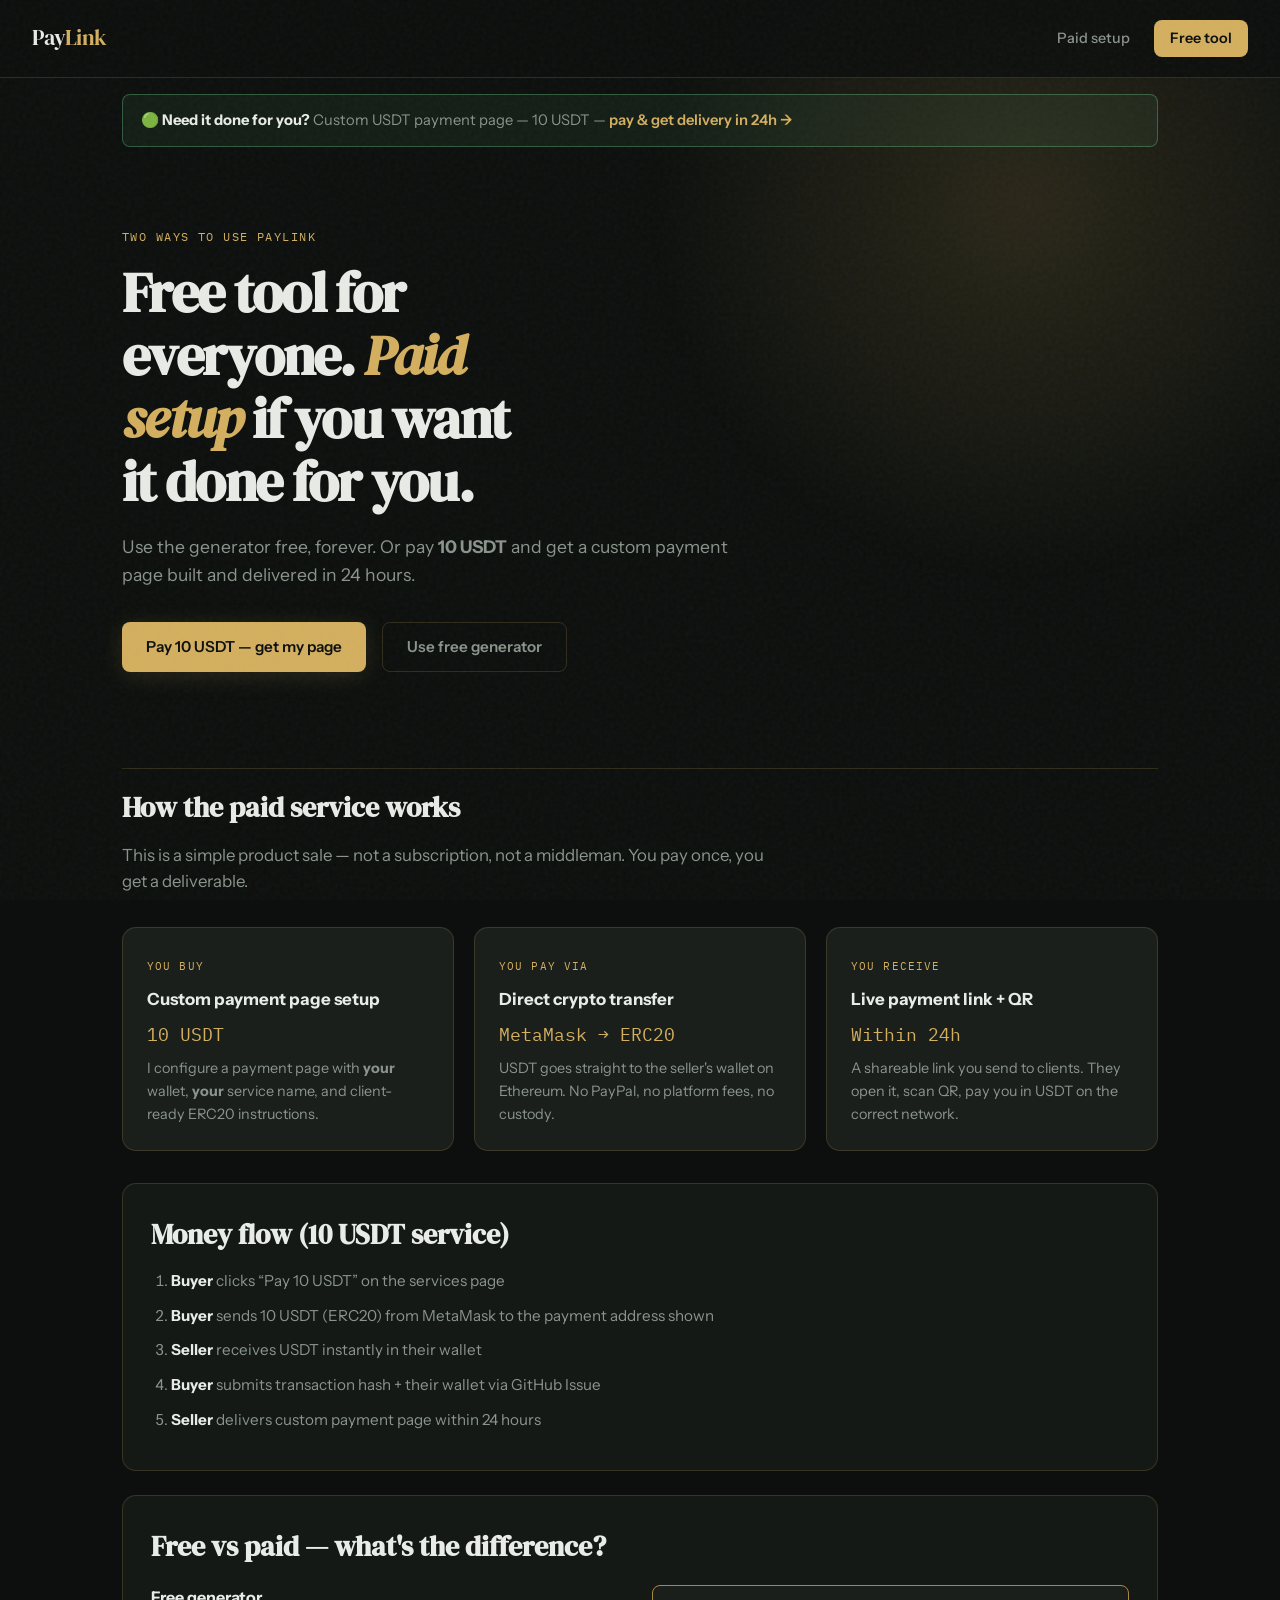
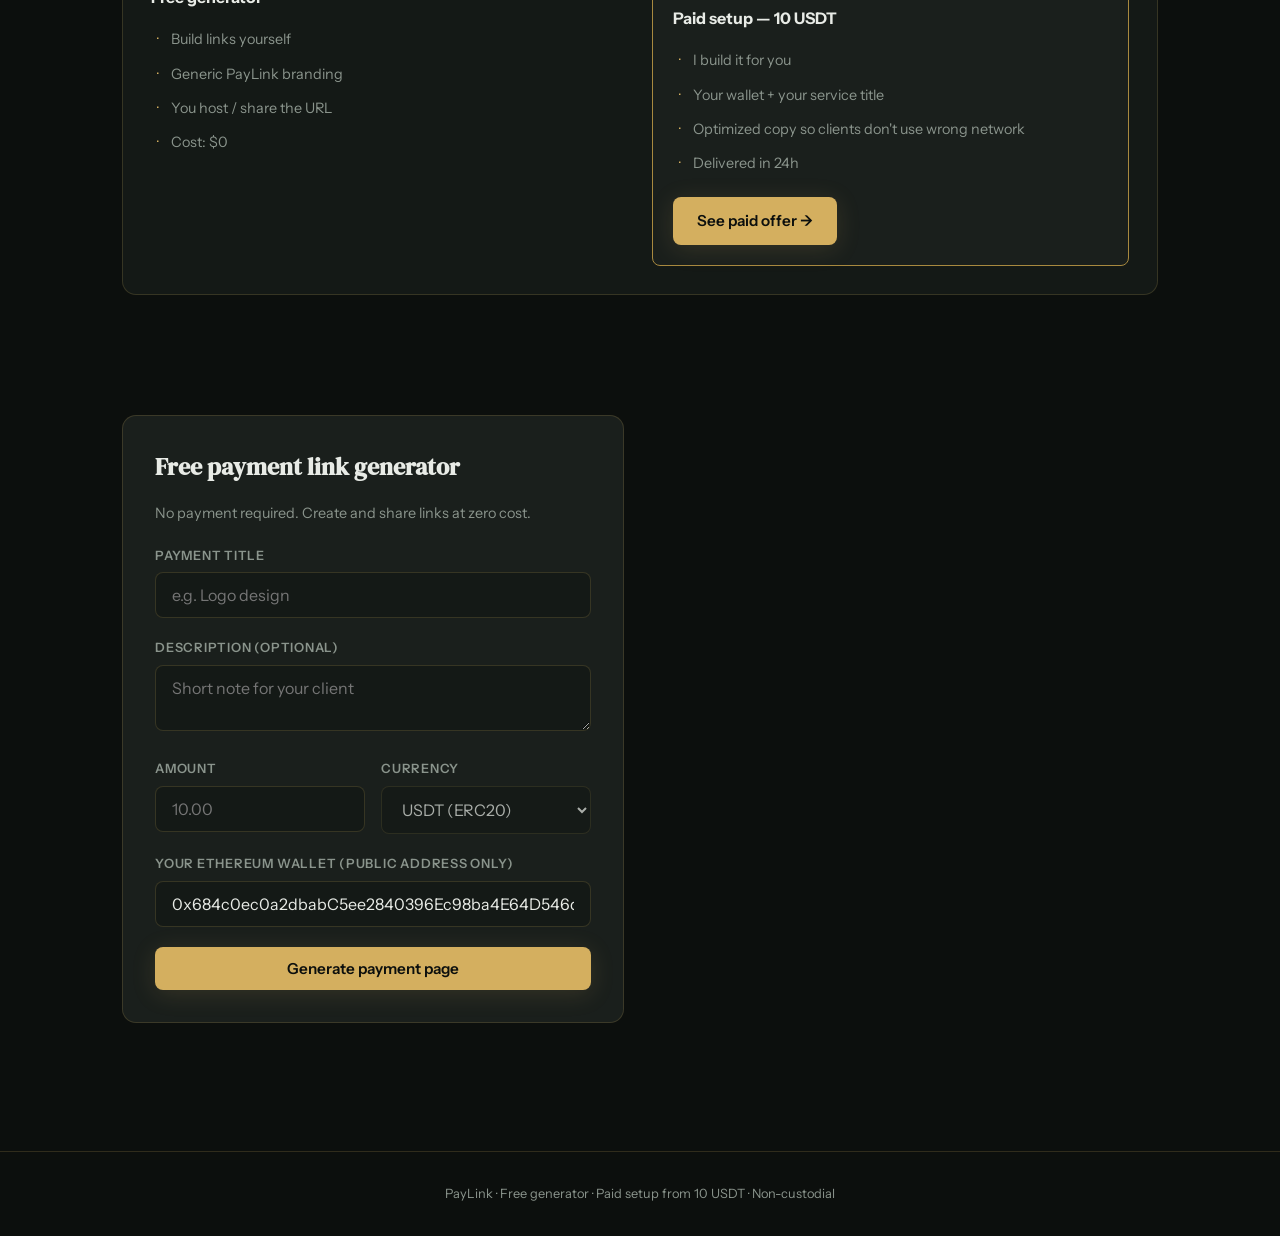
<file: index.html>
<!DOCTYPE html>
<html lang="en">
<head>
  <meta charset="UTF-8">
  <meta name="viewport" content="width=device-width, initial-scale=1.0">
  <title>PayLink — Free USDT links + paid setup from 10 USDT</title>
  <meta name="description" content="Free USDT payment link generator. Or pay 10 USDT for a done-for-you custom payment page in 24h.">
  <meta property="og:title" content="PayLink — Get paid in USDT">
  <meta property="og:description" content="Free tool + paid setup service. 10 USDT for a custom payment page.">
  <meta name="twitter:card" content="summary">
  <link rel="preconnect" href="https://fonts.googleapis.com">
  <link rel="preconnect" href="https://fonts.gstatic.com" crossorigin>
  <link href="https://fonts.googleapis.com/css2?family=DM+Serif+Display:ital@0;1&family=IBM+Plex+Mono:wght@400;500;600&family=Instrument+Sans:wght@400;500;600;700&display=swap" rel="stylesheet">
  <link rel="stylesheet" href="styles.css">
  <script src="config.js"></script>
</head>
<body>
  <div class="grain"></div>

  <header class="site-header">
    <a href="index.html" class="logo">Pay<span>Link</span></a>
    <nav>
      <a href="services.html">Paid setup</a>
      <a href="#generator" class="nav-cta">Free tool</a>
    </nav>
  </header>

  <main>
    <aside class="urgency-bar">
      <p>🟢 <strong>Need it done for you?</strong> Custom USDT payment page — 10 USDT — <a href="services.html">pay & get delivery in 24h →</a></p>
    </aside>

    <section class="hero">
      <p class="eyebrow">Two ways to use PayLink</p>
      <h1>Free tool for everyone. <em>Paid setup</em> if you want it done for you.</h1>
      <p class="hero-sub">Use the generator free, forever. Or pay <strong>10 USDT</strong> and get a custom payment page built and delivered in 24 hours.</p>
      <div class="hero-actions">
        <a id="offer-pay" class="btn btn-primary" href="services.html">Pay 10 USDT — get my page</a>
        <a href="#generator" class="btn btn-ghost">Use free generator</a>
      </div>
    </section>

    <section class="money-model">
      <h2>How the paid service works</h2>
      <p class="section-lead">This is a simple product sale — not a subscription, not a middleman. You pay once, you get a deliverable.</p>

      <div class="model-grid">
        <article class="model-card">
          <span class="model-step">You buy</span>
          <h3>Custom payment page setup</h3>
          <p class="model-price">10 USDT</p>
          <p>I configure a payment page with <strong>your</strong> wallet, <strong>your</strong> service name, and client-ready ERC20 instructions.</p>
        </article>
        <article class="model-card">
          <span class="model-step">You pay via</span>
          <h3>Direct crypto transfer</h3>
          <p class="model-price">MetaMask → ERC20</p>
          <p>USDT goes straight to the seller's wallet on Ethereum. No PayPal, no platform fees, no custody.</p>
        </article>
        <article class="model-card">
          <span class="model-step">You receive</span>
          <h3>Live payment link + QR</h3>
          <p class="model-price">Within 24h</p>
          <p>A shareable link you send to clients. They open it, scan QR, pay you in USDT on the correct network.</p>
        </article>
      </div>

      <div class="flow-box">
        <h3>Money flow (10 USDT service)</h3>
        <ol class="flow-list">
          <li><strong>Buyer</strong> clicks “Pay 10 USDT” on the services page</li>
          <li><strong>Buyer</strong> sends 10 USDT (ERC20) from MetaMask to the payment address shown</li>
          <li><strong>Seller</strong> receives USDT instantly in their wallet</li>
          <li><strong>Buyer</strong> submits transaction hash + their wallet via GitHub Issue</li>
          <li><strong>Seller</strong> delivers custom payment page within 24 hours</li>
        </ol>
      </div>

      <div class="compare-box">
        <h3>Free vs paid — what's the difference?</h3>
        <div class="compare-grid">
          <div>
            <h4>Free generator</h4>
            <ul>
              <li>Build links yourself</li>
              <li>Generic PayLink branding</li>
              <li>You host / share the URL</li>
              <li>Cost: $0</li>
            </ul>
          </div>
          <div class="compare-paid">
            <h4>Paid setup — 10 USDT</h4>
            <ul>
              <li>I build it for you</li>
              <li>Your wallet + your service title</li>
              <li>Optimized copy so clients don't use wrong network</li>
              <li>Delivered in 24h</li>
            </ul>
            <a href="services.html" class="btn btn-primary">See paid offer →</a>
          </div>
        </div>
      </div>
    </section>

    <section id="generator" class="generator">
      <div class="generator-card">
        <h2>Free payment link generator</h2>
        <p class="generator-note">No payment required. Create and share links at zero cost.</p>
        <form id="payment-form">
          <label>
            <span>Payment title</span>
            <input type="text" id="title" placeholder="e.g. Logo design" maxlength="80" required>
          </label>
          <label>
            <span>Description (optional)</span>
            <textarea id="description" rows="2" placeholder="Short note for your client" maxlength="200"></textarea>
          </label>
          <div class="form-row">
            <label>
              <span>Amount</span>
              <input type="number" id="amount" min="0.01" step="0.01" placeholder="10.00" required>
            </label>
            <label>
              <span>Currency</span>
              <select id="currency" disabled>
                <option value="USDT">USDT (ERC20)</option>
              </select>
            </label>
          </div>
          <label>
            <span>Your Ethereum wallet (public address only)</span>
            <input type="text" id="address" pattern="^0x[a-fA-F0-9]{40}$" placeholder="0x..." required>
          </label>
          <button type="submit" class="btn btn-primary btn-full">Generate payment page</button>
        </form>
      </div>

      <div id="result" class="result hidden">
        <p class="result-label">Your link is ready</p>
        <div class="result-url">
          <input type="text" id="share-url" readonly>
          <button type="button" id="copy-link" class="btn btn-secondary">Copy</button>
        </div>
        <a id="preview-link" href="#" target="_blank" class="btn btn-ghost">Open preview →</a>
      </div>
    </section>
  </main>

  <footer class="site-footer">
    <p>PayLink · Free generator · Paid setup from 10 USDT · Non-custodial</p>
  </footer>

  <script src="app.js"></script>
</body>
</html>
</file>
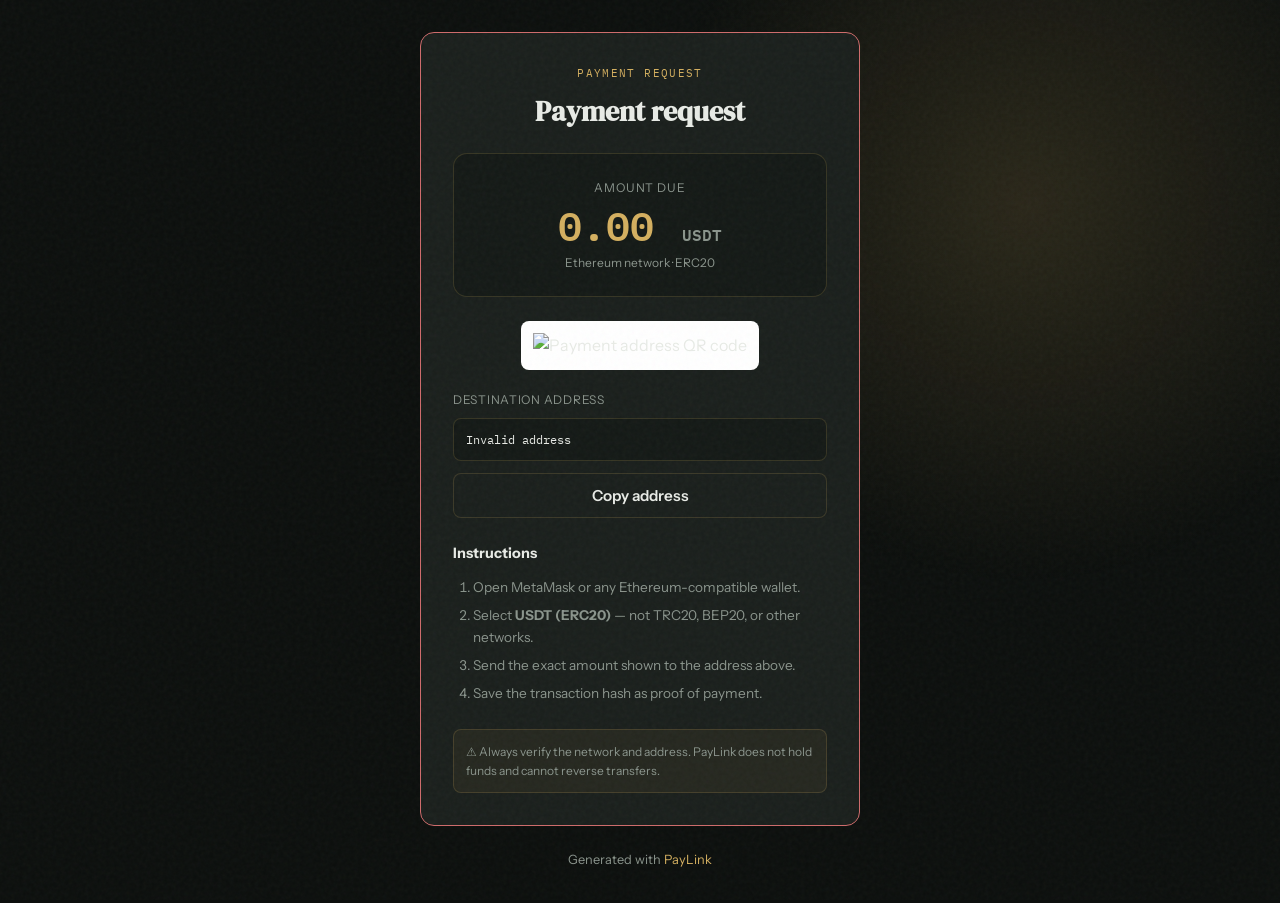
<file: pay.html>
<!DOCTYPE html>
<html lang="en">
<head>
  <meta charset="UTF-8">
  <meta name="viewport" content="width=device-width, initial-scale=1.0">
  <title>Payment request — PayLink</title>
  <link rel="preconnect" href="https://fonts.googleapis.com">
  <link rel="preconnect" href="https://fonts.gstatic.com" crossorigin>
  <link href="https://fonts.googleapis.com/css2?family=DM+Serif+Display&family=IBM+Plex+Mono:wght@400;500;600&family=Instrument+Sans:wght@400;500;600;700&display=swap" rel="stylesheet">
  <link rel="stylesheet" href="styles.css">
</head>
<body class="pay-page">
  <div class="grain"></div>

  <main class="pay-main">
    <div id="pay-card" class="pay-card">
      <p class="pay-badge">Payment request</p>
      <h1 id="pay-title">Loading…</h1>
      <p id="pay-description" class="pay-description hidden"></p>

      <div class="pay-amount-block">
        <span class="pay-amount-label">Amount due</span>
        <div class="pay-amount">
          <span id="pay-amount">—</span>
          <span class="pay-currency">USDT</span>
        </div>
        <span class="pay-network">Ethereum network · ERC20</span>
      </div>

      <div class="qr-wrap">
        <img id="qr-code" alt="Payment address QR code" width="200" height="200">
      </div>

      <div class="address-block">
        <span>Destination address</span>
        <code id="pay-address">—</code>
        <button type="button" id="copy-address" class="btn btn-secondary btn-full">Copy address</button>
      </div>

      <div class="pay-steps">
        <h2>Instructions</h2>
        <ol>
          <li>Open MetaMask or any Ethereum-compatible wallet.</li>
          <li>Select <strong>USDT (ERC20)</strong> — not TRC20, BEP20, or other networks.</li>
          <li>Send the exact amount shown to the address above.</li>
          <li>Save the transaction hash as proof of payment.</li>
        </ol>
      </div>

      <p class="pay-warning">⚠ Always verify the network and address. PayLink does not hold funds and cannot reverse transfers.</p>
    </div>

    <p class="pay-footer">Generated with <a href="index.html">PayLink</a></p>
  </main>

  <script src="pay.js"></script>
</body>
</html>
</file>
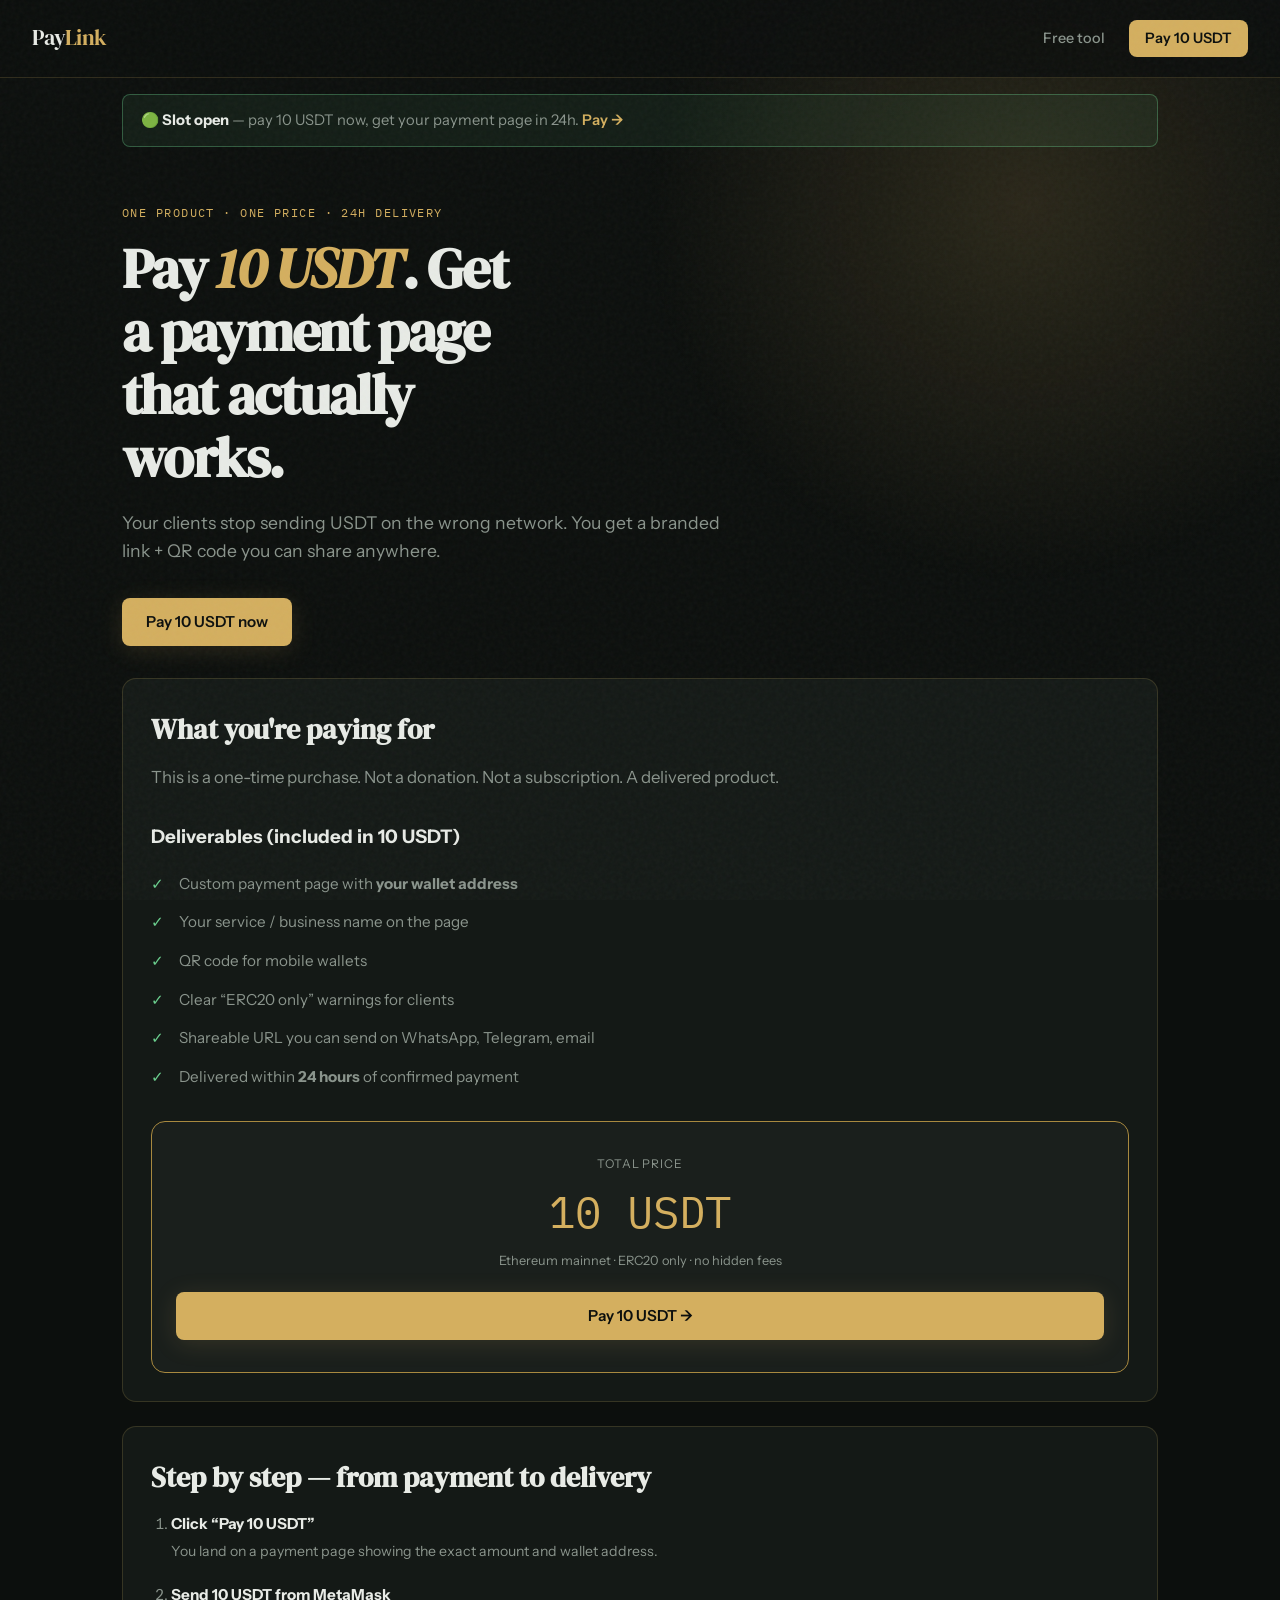
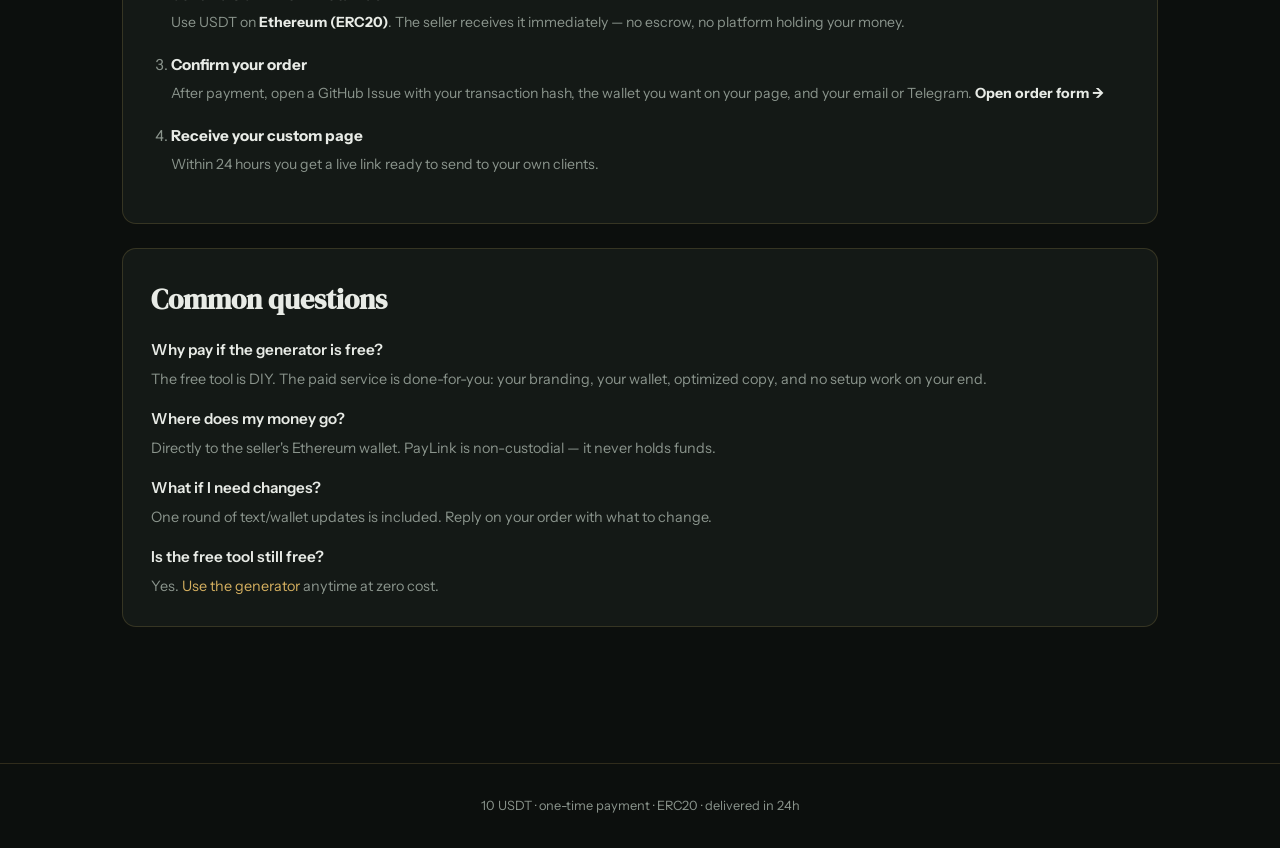
<file: services.html>
<!DOCTYPE html>
<html lang="en">
<head>
  <meta charset="UTF-8">
  <meta name="viewport" content="width=device-width, initial-scale=1.0">
  <title>Pay 10 USDT — Custom USDT Payment Page | PayLink</title>
  <meta name="description" content="Pay 10 USDT for a custom USDT payment page. Delivered in 24h. Direct wallet payment, no middleman.">
  <link rel="preconnect" href="https://fonts.googleapis.com">
  <link rel="preconnect" href="https://fonts.gstatic.com" crossorigin>
  <link href="https://fonts.googleapis.com/css2?family=DM+Serif+Display:ital@0;1&family=IBM+Plex+Mono:wght@400;500;600&family=Instrument+Sans:wght@400;500;600;700&display=swap" rel="stylesheet">
  <link rel="stylesheet" href="styles.css">
</head>
<body>
  <div class="grain"></div>

  <header class="site-header">
    <a href="index.html" class="logo">Pay<span>Link</span></a>
    <nav>
      <a href="index.html">Free tool</a>
      <a id="sticky-pay" class="nav-cta" href="pay.html?t=Custom+USDT+payment+page&a=10&w=0x684c0ec0a2dbabC5ee2840396Ec98ba4E64D546d">Pay 10 USDT</a>
    </nav>
  </header>

  <main>
    <div class="urgency-bar">
      <p>🟢 <strong>Slot open</strong> — pay 10 USDT now, get your payment page in 24h. <a href="pay.html?t=Custom+USDT+payment+page&a=10&w=0x684c0ec0a2dbabC5ee2840396Ec98ba4E64D546d">Pay →</a></p>
    </div>

    <section class="hero hero-compact">
      <p class="eyebrow">One product · One price · 24h delivery</p>
      <h1>Pay <em>10 USDT</em>. Get a payment page that actually works.</h1>
      <p class="hero-sub">Your clients stop sending USDT on the wrong network. You get a branded link + QR code you can share anywhere.</p>
      <a id="hero-pay" class="btn btn-primary" href="pay.html?t=Custom+USDT+payment+page&a=10&w=0x684c0ec0a2dbabC5ee2840396Ec98ba4E64D546d">Pay 10 USDT now</a>
    </section>

    <section class="offer-detail">
      <div class="offer-box">
        <h2>What you're paying for</h2>
        <p class="section-lead">This is a one-time purchase. Not a donation. Not a subscription. A delivered product.</p>

        <div class="deliverables">
          <h3>Deliverables (included in 10 USDT)</h3>
          <ul class="check-list">
            <li>Custom payment page with <strong>your wallet address</strong></li>
            <li>Your service / business name on the page</li>
            <li>QR code for mobile wallets</li>
            <li>Clear “ERC20 only” warnings for clients</li>
            <li>Shareable URL you can send on WhatsApp, Telegram, email</li>
            <li>Delivered within <strong>24 hours</strong> of confirmed payment</li>
          </ul>
        </div>

        <div class="price-box">
          <span class="price-label">Total price</span>
          <span class="price-amount">10 USDT</span>
          <span class="price-note">Ethereum mainnet · ERC20 only · no hidden fees</span>
          <a id="pay-service-1" class="btn btn-primary btn-full" href="pay.html?t=Custom+USDT+payment+page&a=10&w=0x684c0ec0a2dbabC5ee2840396Ec98ba4E64D546d">Pay 10 USDT →</a>
        </div>
      </div>

      <div class="flow-box">
        <h3>Step by step — from payment to delivery</h3>
        <ol class="flow-list numbered-detail">
          <li>
            <strong>Click “Pay 10 USDT”</strong>
            <span>You land on a payment page showing the exact amount and wallet address.</span>
          </li>
          <li>
            <strong>Send 10 USDT from MetaMask</strong>
            <span>Use USDT on <strong>Ethereum (ERC20)</strong>. The seller receives it immediately — no escrow, no platform holding your money.</span>
          </li>
          <li>
            <strong>Confirm your order</strong>
            <span id="contact-note" class="contact-inline"></span>
          </li>
          <li>
            <strong>Receive your custom page</strong>
            <span>Within 24 hours you get a live link ready to send to your own clients.</span>
          </li>
        </ol>
      </div>

      <div class="faq-box">
        <h3>Common questions</h3>
        <dl class="faq-list">
          <dt>Why pay if the generator is free?</dt>
          <dd>The free tool is DIY. The paid service is done-for-you: your branding, your wallet, optimized copy, and no setup work on your end.</dd>
          <dt>Where does my money go?</dt>
          <dd>Directly to the seller's Ethereum wallet. PayLink is non-custodial — it never holds funds.</dd>
          <dt>What if I need changes?</dt>
          <dd>One round of text/wallet updates is included. Reply on your order with what to change.</dd>
          <dt>Is the free tool still free?</dt>
          <dd>Yes. <a href="index.html#generator">Use the generator</a> anytime at zero cost.</dd>
        </dl>
      </div>
    </section>
  </main>

  <footer class="site-footer">
    <p>10 USDT · one-time payment · ERC20 · delivered in 24h</p>
  </footer>

  <script src="config.js"></script>
  <script src="services.js"></script>
</body>
</html>
</file>
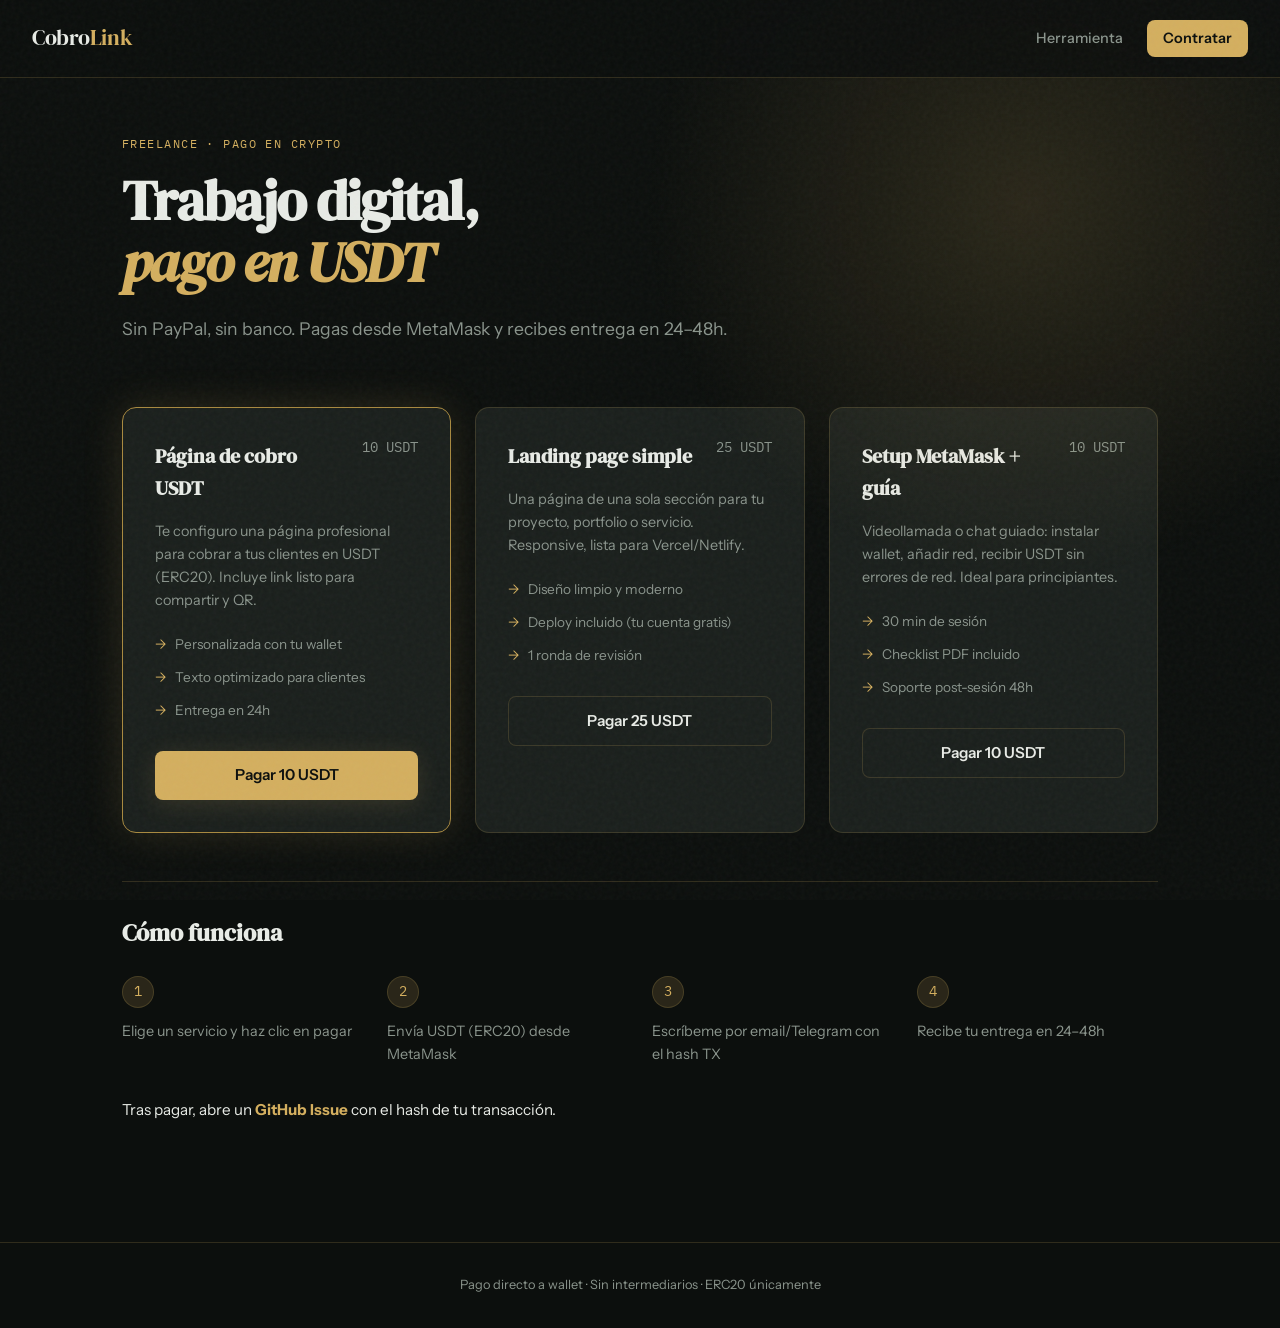
<file: servicios.html>
<!DOCTYPE html>
<html lang="es">
<head>
  <meta charset="UTF-8">
  <meta name="viewport" content="width=device-width, initial-scale=1.0">
  <title>Servicios — Cobro en USDT</title>
  <meta name="description" content="Micro-servicios digitales pagados en USDT (ERC20). Desde 10 USDT.">
  <link rel="preconnect" href="https://fonts.googleapis.com">
  <link rel="preconnect" href="https://fonts.gstatic.com" crossorigin>
  <link href="https://fonts.googleapis.com/css2?family=DM+Serif+Display:ital@0;1&family=IBM+Plex+Mono:wght@400;500;600&family=Instrument+Sans:wght@400;500;600;700&display=swap" rel="stylesheet">
  <link rel="stylesheet" href="styles.css">
</head>
<body>
  <div class="grain"></div>

  <header class="site-header">
    <a href="index.html" class="logo">Cobro<span>Link</span></a>
    <nav>
      <a href="index.html">Herramienta</a>
      <a href="#servicios" class="nav-cta">Contratar</a>
    </nav>
  </header>

  <main>
    <section class="hero hero-compact">
      <p class="eyebrow">Freelance · Pago en crypto</p>
      <h1>Trabajo digital, <em>pago en USDT</em></h1>
      <p class="hero-sub">Sin PayPal, sin banco. Pagas desde MetaMask y recibes entrega en 24–48h.</p>
    </section>

    <section id="servicios" class="services">
      <article class="service-card featured">
        <div class="service-header">
          <h2>Página de cobro USDT</h2>
          <p class="service-price">10 <small>USDT</small></p>
        </div>
        <p>Te configuro una página profesional para cobrar a tus clientes en USDT (ERC20). Incluye link listo para compartir y QR.</p>
        <ul>
          <li>Personalizada con tu wallet</li>
          <li>Texto optimizado para clientes</li>
          <li>Entrega en 24h</li>
        </ul>
        <a id="pay-service-1" class="btn btn-primary btn-full" href="#">Pagar 10 USDT</a>
      </article>

      <article class="service-card">
        <div class="service-header">
          <h2>Landing page simple</h2>
          <p class="service-price">25 <small>USDT</small></p>
        </div>
        <p>Una página de una sola sección para tu proyecto, portfolio o servicio. Responsive, lista para Vercel/Netlify.</p>
        <ul>
          <li>Diseño limpio y moderno</li>
          <li>Deploy incluido (tu cuenta gratis)</li>
          <li>1 ronda de revisión</li>
        </ul>
        <a id="pay-service-2" class="btn btn-secondary btn-full" href="#">Pagar 25 USDT</a>
      </article>

      <article class="service-card">
        <div class="service-header">
          <h2>Setup MetaMask + guía</h2>
          <p class="service-price">10 <small>USDT</small></p>
        </div>
        <p>Videollamada o chat guiado: instalar wallet, añadir red, recibir USDT sin errores de red. Ideal para principiantes.</p>
        <ul>
          <li>30 min de sesión</li>
          <li>Checklist PDF incluido</li>
          <li>Soporte post-sesión 48h</li>
        </ul>
        <a id="pay-service-3" class="btn btn-secondary btn-full" href="#">Pagar 10 USDT</a>
      </article>
    </section>

    <section class="how-it-works">
      <h2>Cómo funciona</h2>
      <div class="steps-row">
        <div><span>1</span><p>Elige un servicio y haz clic en pagar</p></div>
        <div><span>2</span><p>Envía USDT (ERC20) desde MetaMask</p></div>
        <div><span>3</span><p>Escríbeme por email/Telegram con el hash TX</p></div>
        <div><span>4</span><p>Recibe tu entrega en 24–48h</p></div>
      </div>
      <p class="contact-note">Tras pagar, abre un <a id="contact-github" href="#" target="_blank" rel="noopener"><strong>GitHub Issue</strong></a> con el hash de tu transacción.</p>
    </section>
  </main>

  <footer class="site-footer">
    <p>Pago directo a wallet · Sin intermediarios · ERC20 únicamente</p>
  </footer>

  <script src="config.js"></script>
  <script src="servicios.js"></script>
</body>
</html>
</file>
<file: styles.css>
:root {
  --bg: #0c0f0d;
  --bg-elevated: #141916;
  --bg-card: #1a1f1c;
  --border: rgba(212, 175, 95, 0.18);
  --text: #e8ebe6;
  --text-muted: #8a948c;
  --accent: #d4af5f;
  --accent-dim: #a8893f;
  --accent-glow: rgba(212, 175, 95, 0.15);
  --success: #6bcf8e;
  --font-display: "DM Serif Display", Georgia, serif;
  --font-body: "Instrument Sans", system-ui, sans-serif;
  --font-mono: "IBM Plex Mono", monospace;
  --radius: 14px;
  --radius-sm: 8px;
}

*, *::before, *::after { box-sizing: border-box; margin: 0; padding: 0; }

html { scroll-behavior: smooth; }

body {
  font-family: var(--font-body);
  background: var(--bg);
  color: var(--text);
  line-height: 1.6;
  min-height: 100vh;
  position: relative;
}

.grain {
  pointer-events: none;
  position: fixed;
  inset: 0;
  z-index: 1000;
  opacity: 0.04;
  background-image: url("data:image/svg+xml,%3Csvg viewBox='0 0 256 256' xmlns='http://www.w3.org/2000/svg'%3E%3Cfilter id='n'%3E%3CfeTurbulence type='fractalNoise' baseFrequency='0.85' numOctaves='4' stitchTiles='stitch'/%3E%3C/filter%3E%3Crect width='100%25' height='100%25' filter='url(%23n)'/%3E%3C/svg%3E");
}

body::before {
  content: "";
  position: fixed;
  top: -20%;
  right: -10%;
  width: 60vw;
  height: 60vw;
  background: radial-gradient(circle, var(--accent-glow) 0%, transparent 70%);
  pointer-events: none;
}

a { color: var(--accent); text-decoration: none; }
a:hover { color: #ecd592; }

.site-header {
  display: flex;
  align-items: center;
  justify-content: space-between;
  padding: 1.25rem 2rem;
  border-bottom: 1px solid var(--border);
  position: sticky;
  top: 0;
  background: rgba(12, 15, 13, 0.85);
  backdrop-filter: blur(12px);
  z-index: 100;
}

.logo {
  font-family: var(--font-display);
  font-size: 1.35rem;
  color: var(--text);
  letter-spacing: -0.02em;
}

.logo span { color: var(--accent); }

nav { display: flex; gap: 1.5rem; align-items: center; }
nav a { color: var(--text-muted); font-size: 0.9rem; font-weight: 500; }
nav a:hover { color: var(--text); }

.nav-cta {
  background: var(--accent) !important;
  color: var(--bg) !important;
  padding: 0.45rem 1rem;
  border-radius: var(--radius-sm);
  font-weight: 600 !important;
}

.nav-cta:hover { background: #ecd592 !important; }

main { max-width: 1100px; margin: 0 auto; padding: 0 2rem 4rem; }

.hero {
  padding: 5rem 0 3rem;
  animation: fadeUp 0.8s ease both;
}

.hero-compact { padding: 3.5rem 0 2rem; }

@keyframes fadeUp {
  from { opacity: 0; transform: translateY(24px); }
  to { opacity: 1; transform: translateY(0); }
}

.eyebrow {
  font-family: var(--font-mono);
  font-size: 0.75rem;
  text-transform: uppercase;
  letter-spacing: 0.12em;
  color: var(--accent);
  margin-bottom: 1rem;
}

.hero h1 {
  font-family: var(--font-display);
  font-size: clamp(2.2rem, 5vw, 3.5rem);
  line-height: 1.12;
  letter-spacing: -0.03em;
  max-width: 14ch;
  margin-bottom: 1.25rem;
}

.hero h1 em {
  font-style: italic;
  color: var(--accent);
}

.hero-sub {
  font-size: 1.1rem;
  color: var(--text-muted);
  max-width: 52ch;
  margin-bottom: 2rem;
}

.hero-actions { display: flex; flex-wrap: wrap; gap: 1rem; margin-bottom: 3rem; }

.btn {
  display: inline-flex;
  align-items: center;
  justify-content: center;
  padding: 0.75rem 1.5rem;
  border-radius: var(--radius-sm);
  font-family: var(--font-body);
  font-size: 0.95rem;
  font-weight: 600;
  border: none;
  cursor: pointer;
  transition: transform 0.15s, background 0.15s, box-shadow 0.15s;
}

.btn:hover { transform: translateY(-1px); }

.btn-primary {
  background: var(--accent);
  color: var(--bg);
  box-shadow: 0 4px 24px var(--accent-glow);
}

.btn-primary:hover { background: #ecd592; }

.btn-secondary {
  background: var(--bg-card);
  color: var(--text);
  border: 1px solid var(--border);
}

.btn-secondary:hover { border-color: var(--accent); }

.btn-ghost {
  background: transparent;
  color: var(--text-muted);
  border: 1px solid var(--border);
}

.btn-ghost:hover { color: var(--text); border-color: var(--text-muted); }

.btn-full { width: 100%; }

.hero-stats {
  display: flex;
  gap: 2.5rem;
  padding-top: 2rem;
  border-top: 1px solid var(--border);
}

.hero-stats div { display: flex; flex-direction: column; gap: 0.2rem; }
.hero-stats strong { font-family: var(--font-mono); font-size: 1.1rem; color: var(--accent); }
.hero-stats span { font-size: 0.8rem; color: var(--text-muted); }

.generator {
  display: grid;
  grid-template-columns: 1fr 1fr;
  gap: 2rem;
  align-items: start;
  padding: 2rem 0 4rem;
}

@media (max-width: 800px) {
  .generator { grid-template-columns: 1fr; }
  .hero-stats { flex-direction: column; gap: 1rem; }
  .site-header { padding: 1rem 1.25rem; }
  main { padding: 0 1.25rem 3rem; }
}

.generator-card, .result, .service-card, .pay-card {
  background: var(--bg-card);
  border: 1px solid var(--border);
  border-radius: var(--radius);
  padding: 2rem;
}

.generator-card h2, .ideas h2, .how-it-works h2, .services + .how-it-works h2 {
  font-family: var(--font-display);
  font-size: 1.5rem;
  margin-bottom: 1.5rem;
}

label { display: block; margin-bottom: 1.25rem; }
label span {
  display: block;
  font-size: 0.8rem;
  font-weight: 600;
  color: var(--text-muted);
  margin-bottom: 0.4rem;
  text-transform: uppercase;
  letter-spacing: 0.06em;
}

input, textarea, select {
  width: 100%;
  padding: 0.75rem 1rem;
  background: var(--bg-elevated);
  border: 1px solid var(--border);
  border-radius: var(--radius-sm);
  color: var(--text);
  font-family: var(--font-body);
  font-size: 1rem;
  transition: border-color 0.15s;
}

input:focus, textarea:focus, select:focus {
  outline: none;
  border-color: var(--accent);
}

.form-row { display: grid; grid-template-columns: 1fr 1fr; gap: 1rem; }

.hidden { display: none !important; }

.result { animation: fadeUp 0.5s ease both; }

.result-label {
  font-family: var(--font-mono);
  font-size: 0.75rem;
  text-transform: uppercase;
  letter-spacing: 0.1em;
  color: var(--success);
  margin-bottom: 0.75rem;
}

.result-url {
  display: flex;
  gap: 0.5rem;
  margin-bottom: 1rem;
}

.result-url input {
  font-family: var(--font-mono);
  font-size: 0.8rem;
}

.share-tips {
  margin-top: 2rem;
  padding-top: 1.5rem;
  border-top: 1px solid var(--border);
}

.share-tips h3 { font-size: 1rem; margin-bottom: 0.75rem; }
.share-tips ol { padding-left: 1.25rem; color: var(--text-muted); font-size: 0.9rem; }
.share-tips li { margin-bottom: 0.5rem; }

.ideas { padding-bottom: 4rem; }

.idea-grid {
  display: grid;
  grid-template-columns: repeat(auto-fit, minmax(260px, 1fr));
  gap: 1.25rem;
  margin-top: 1.5rem;
}

.idea-grid article {
  background: var(--bg-elevated);
  border: 1px solid var(--border);
  border-radius: var(--radius);
  padding: 1.5rem;
  transition: border-color 0.2s;
}

.idea-grid article:hover { border-color: var(--accent-dim); }

.idea-tag {
  font-family: var(--font-mono);
  font-size: 0.7rem;
  text-transform: uppercase;
  letter-spacing: 0.08em;
  color: var(--accent);
}

.idea-grid h3 { font-size: 1.1rem; margin: 0.5rem 0; }
.idea-grid p { font-size: 0.9rem; color: var(--text-muted); }

.services {
  display: grid;
  grid-template-columns: repeat(auto-fit, minmax(280px, 1fr));
  gap: 1.5rem;
  padding-bottom: 3rem;
}

.service-card.featured {
  border-color: var(--accent-dim);
  box-shadow: 0 0 40px var(--accent-glow);
}

.service-header {
  display: flex;
  justify-content: space-between;
  align-items: flex-start;
  margin-bottom: 1rem;
}

.service-header h2 { font-family: var(--font-display); font-size: 1.25rem; max-width: 70%; }

.service-price {
  font-family: var(--font-mono);
  font-size: 1.75rem;
  color: var(--accent);
  line-height: 1;
}

.service-price small { font-size: 0.85rem; color: var(--text-muted); }

.service-card p { color: var(--text-muted); font-size: 0.9rem; margin-bottom: 1rem; }
.service-card ul { list-style: none; margin-bottom: 1.5rem; }

.service-card li {
  font-size: 0.85rem;
  color: var(--text-muted);
  padding: 0.35rem 0;
  padding-left: 1.25rem;
  position: relative;
}

.service-card li::before {
  content: "→";
  position: absolute;
  left: 0;
  color: var(--accent);
}

.how-it-works {
  padding: 2rem 0 3rem;
  border-top: 1px solid var(--border);
}

.steps-row {
  display: grid;
  grid-template-columns: repeat(auto-fit, minmax(180px, 1fr));
  gap: 1.5rem;
  margin: 1.5rem 0 2rem;
}

.steps-row div span {
  display: flex;
  align-items: center;
  justify-content: center;
  width: 2rem;
  height: 2rem;
  background: var(--accent-glow);
  border: 1px solid var(--border);
  border-radius: 50%;
  font-family: var(--font-mono);
  font-size: 0.85rem;
  color: var(--accent);
  margin-bottom: 0.75rem;
}

.steps-row p { font-size: 0.9rem; color: var(--text-muted); }

.contact-note { font-size: 0.95rem; margin-bottom: 0.5rem; }
.edit-hint { font-size: 0.8rem; color: var(--text-muted); }
.edit-hint code {
  font-family: var(--font-mono);
  background: var(--bg-elevated);
  padding: 0.15rem 0.4rem;
  border-radius: 4px;
}

.site-footer {
  text-align: center;
  padding: 2rem;
  border-top: 1px solid var(--border);
  font-size: 0.8rem;
  color: var(--text-muted);
}

.pay-page { display: flex; flex-direction: column; min-height: 100vh; }

.pay-main {
  flex: 1;
  display: flex;
  flex-direction: column;
  align-items: center;
  justify-content: center;
  padding: 2rem 1.25rem;
  max-width: 480px;
  margin: 0 auto;
  width: 100%;
}

.pay-card { width: 100%; text-align: center; animation: fadeUp 0.6s ease both; }

.pay-badge {
  font-family: var(--font-mono);
  font-size: 0.7rem;
  text-transform: uppercase;
  letter-spacing: 0.12em;
  color: var(--accent);
  margin-bottom: 0.75rem;
}

.pay-card h1 {
  font-family: var(--font-display);
  font-size: 1.75rem;
  margin-bottom: 0.5rem;
  line-height: 1.2;
}

.pay-description {
  color: var(--text-muted);
  font-size: 0.95rem;
  margin-bottom: 1.5rem;
}

.pay-amount-block {
  background: var(--bg-elevated);
  border: 1px solid var(--border);
  border-radius: var(--radius);
  padding: 1.5rem;
  margin: 1.5rem 0;
}

.pay-amount-label {
  display: block;
  font-size: 0.75rem;
  text-transform: uppercase;
  letter-spacing: 0.08em;
  color: var(--text-muted);
  margin-bottom: 0.5rem;
}

.pay-amount {
  font-family: var(--font-mono);
  font-size: 2.5rem;
  font-weight: 600;
  color: var(--accent);
  line-height: 1;
}

.pay-currency { font-size: 1rem; color: var(--text-muted); margin-left: 0.25rem; }
.pay-network { display: block; font-size: 0.75rem; color: var(--text-muted); margin-top: 0.5rem; }

.qr-wrap {
  display: inline-block;
  padding: 0.75rem;
  background: #fff;
  border-radius: var(--radius-sm);
  margin-bottom: 1.25rem;
}

.address-block { text-align: left; margin-bottom: 1.5rem; }
.address-block span {
  display: block;
  font-size: 0.75rem;
  text-transform: uppercase;
  letter-spacing: 0.06em;
  color: var(--text-muted);
  margin-bottom: 0.5rem;
}

.address-block code {
  display: block;
  font-family: var(--font-mono);
  font-size: 0.72rem;
  word-break: break-all;
  background: var(--bg-elevated);
  padding: 0.75rem;
  border-radius: var(--radius-sm);
  border: 1px solid var(--border);
  margin-bottom: 0.75rem;
  line-height: 1.5;
}

.pay-steps { text-align: left; margin-top: 1.5rem; }
.pay-steps h2 { font-size: 0.9rem; margin-bottom: 0.75rem; }
.pay-steps ol { padding-left: 1.25rem; font-size: 0.85rem; color: var(--text-muted); }
.pay-steps li { margin-bottom: 0.4rem; }

.pay-warning {
  margin-top: 1.5rem;
  font-size: 0.75rem;
  color: var(--text-muted);
  text-align: left;
  padding: 0.75rem;
  background: rgba(212, 175, 95, 0.06);
  border-radius: var(--radius-sm);
  border: 1px solid var(--border);
}

.pay-footer {
  margin-top: 1.5rem;
  font-size: 0.8rem;
  color: var(--text-muted);
}

.pay-card.error { border-color: #cf6b6b; }

.section-lead {
  color: var(--text-muted);
  font-size: 1.05rem;
  max-width: 60ch;
  margin-bottom: 2rem;
}

.money-model {
  padding: 1rem 0 4rem;
  border-top: 1px solid var(--border);
}

.money-model h2,
.offer-detail h2,
.flow-box h3,
.compare-box h3,
.faq-box h3 {
  font-family: var(--font-display);
  font-size: 1.75rem;
  margin-bottom: 0.75rem;
}

.model-grid {
  display: grid;
  grid-template-columns: repeat(auto-fit, minmax(240px, 1fr));
  gap: 1.25rem;
  margin-bottom: 2rem;
}

.model-card {
  background: var(--bg-card);
  border: 1px solid var(--border);
  border-radius: var(--radius);
  padding: 1.5rem;
}

.model-step {
  font-family: var(--font-mono);
  font-size: 0.7rem;
  text-transform: uppercase;
  letter-spacing: 0.1em;
  color: var(--accent);
}

.model-card h3 { font-size: 1.05rem; margin: 0.5rem 0; }
.model-price {
  font-family: var(--font-mono);
  font-size: 1.1rem;
  color: var(--accent);
  margin-bottom: 0.5rem;
}
.model-card p:last-child { font-size: 0.9rem; color: var(--text-muted); }

.flow-box,
.compare-box,
.faq-box,
.offer-box {
  background: var(--bg-elevated);
  border: 1px solid var(--border);
  border-radius: var(--radius);
  padding: 1.75rem;
  margin-bottom: 1.5rem;
}

.flow-list {
  padding-left: 1.25rem;
  color: var(--text-muted);
  font-size: 0.95rem;
}

.flow-list li { margin-bottom: 0.65rem; }
.flow-list strong { color: var(--text); }

.compare-grid {
  display: grid;
  grid-template-columns: 1fr 1fr;
  gap: 1.5rem;
  margin-top: 1rem;
}

@media (max-width: 700px) {
  .compare-grid { grid-template-columns: 1fr; }
}

.compare-grid h4 { margin-bottom: 0.75rem; font-size: 1rem; }
.compare-grid ul { list-style: none; font-size: 0.9rem; color: var(--text-muted); }
.compare-grid li {
  padding: 0.35rem 0 0.35rem 1.25rem;
  position: relative;
}
.compare-grid li::before {
  content: "·";
  position: absolute;
  left: 0.35rem;
  color: var(--accent);
}

.compare-paid {
  background: var(--bg-card);
  border: 1px solid var(--accent-dim);
  border-radius: var(--radius-sm);
  padding: 1.25rem;
}

.compare-paid .btn { margin-top: 1rem; }

.generator-note {
  font-size: 0.9rem;
  color: var(--text-muted);
  margin: -0.5rem 0 1.25rem;
}

.offer-detail { padding-bottom: 3rem; }

.deliverables { margin: 1.5rem 0; }

.check-list {
  list-style: none;
  margin-top: 0.75rem;
}

.check-list li {
  padding: 0.45rem 0 0.45rem 1.75rem;
  position: relative;
  font-size: 0.95rem;
  color: var(--text-muted);
}

.check-list li::before {
  content: "✓";
  position: absolute;
  left: 0;
  color: var(--success);
  font-weight: 700;
}

.price-box {
  text-align: center;
  padding: 2rem 1.5rem;
  background: var(--bg-card);
  border: 1px solid var(--accent-dim);
  border-radius: var(--radius);
  margin-top: 1.5rem;
}

.price-label {
  display: block;
  font-size: 0.75rem;
  text-transform: uppercase;
  letter-spacing: 0.08em;
  color: var(--text-muted);
}

.price-amount {
  display: block;
  font-family: var(--font-mono);
  font-size: 2.75rem;
  color: var(--accent);
  margin: 0.25rem 0;
}

.price-note {
  display: block;
  font-size: 0.8rem;
  color: var(--text-muted);
  margin-bottom: 1.25rem;
}

.numbered-detail li {
  margin-bottom: 1.25rem;
  list-style: decimal;
}

.numbered-detail li span {
  display: block;
  margin-top: 0.25rem;
  font-size: 0.88rem;
  color: var(--text-muted);
  font-weight: 400;
}

.contact-inline { display: block; margin-top: 0.25rem; }

.faq-list { margin-top: 1rem; }
.faq-list dt {
  font-weight: 600;
  font-size: 0.95rem;
  margin-top: 1rem;
}
.faq-list dd {
  font-size: 0.9rem;
  color: var(--text-muted);
  margin: 0.35rem 0 0;
  padding-left: 0;
}

.contact-note a { color: var(--accent); }

.urgency-bar {
  margin: 1rem 0 0;
  padding: 0.85rem 1.1rem;
  background: rgba(107, 207, 142, 0.08);
  border: 1px solid rgba(107, 207, 142, 0.35);
  border-radius: var(--radius-sm);
  font-size: 0.92rem;
  color: var(--text-muted);
  animation: fadeUp 0.5s ease both;
}

.urgency-bar a { color: var(--accent); font-weight: 600; }
.urgency-bar strong { color: var(--text); }
</file>
